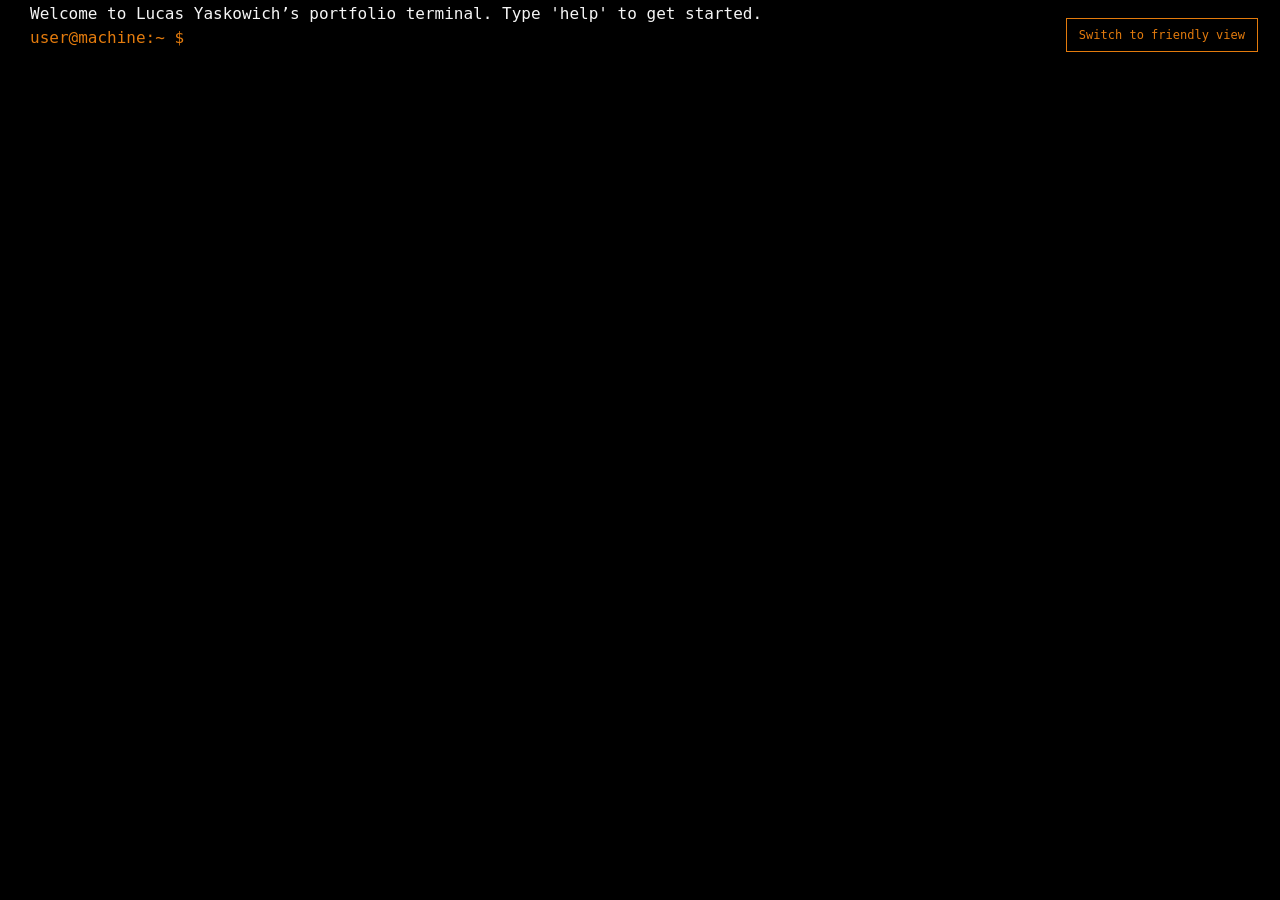
<file: index.html>
<!doctype html>
<html lang="en">
    <head>
        <meta charset="utf-8">
        <meta name="viewport" content="width=device-width, initial-scale=1">
        <title>Portfolio Terminal</title>
    <link href="styles.css" rel="stylesheet" />
    </head>
    <body>
        <a class="view-switch" href="portfolio.html">Switch to friendly view</a>
        <div class="terminal">
            <div class="output"></div>
            <div class="input">
                <label id ="promptLabel" for="prompt">user@machine:dir</label>
                <input type="text" autofocus>
            </div>
            <script src="script.js"></script>
        </div>    
    </body>
</html>
</file>
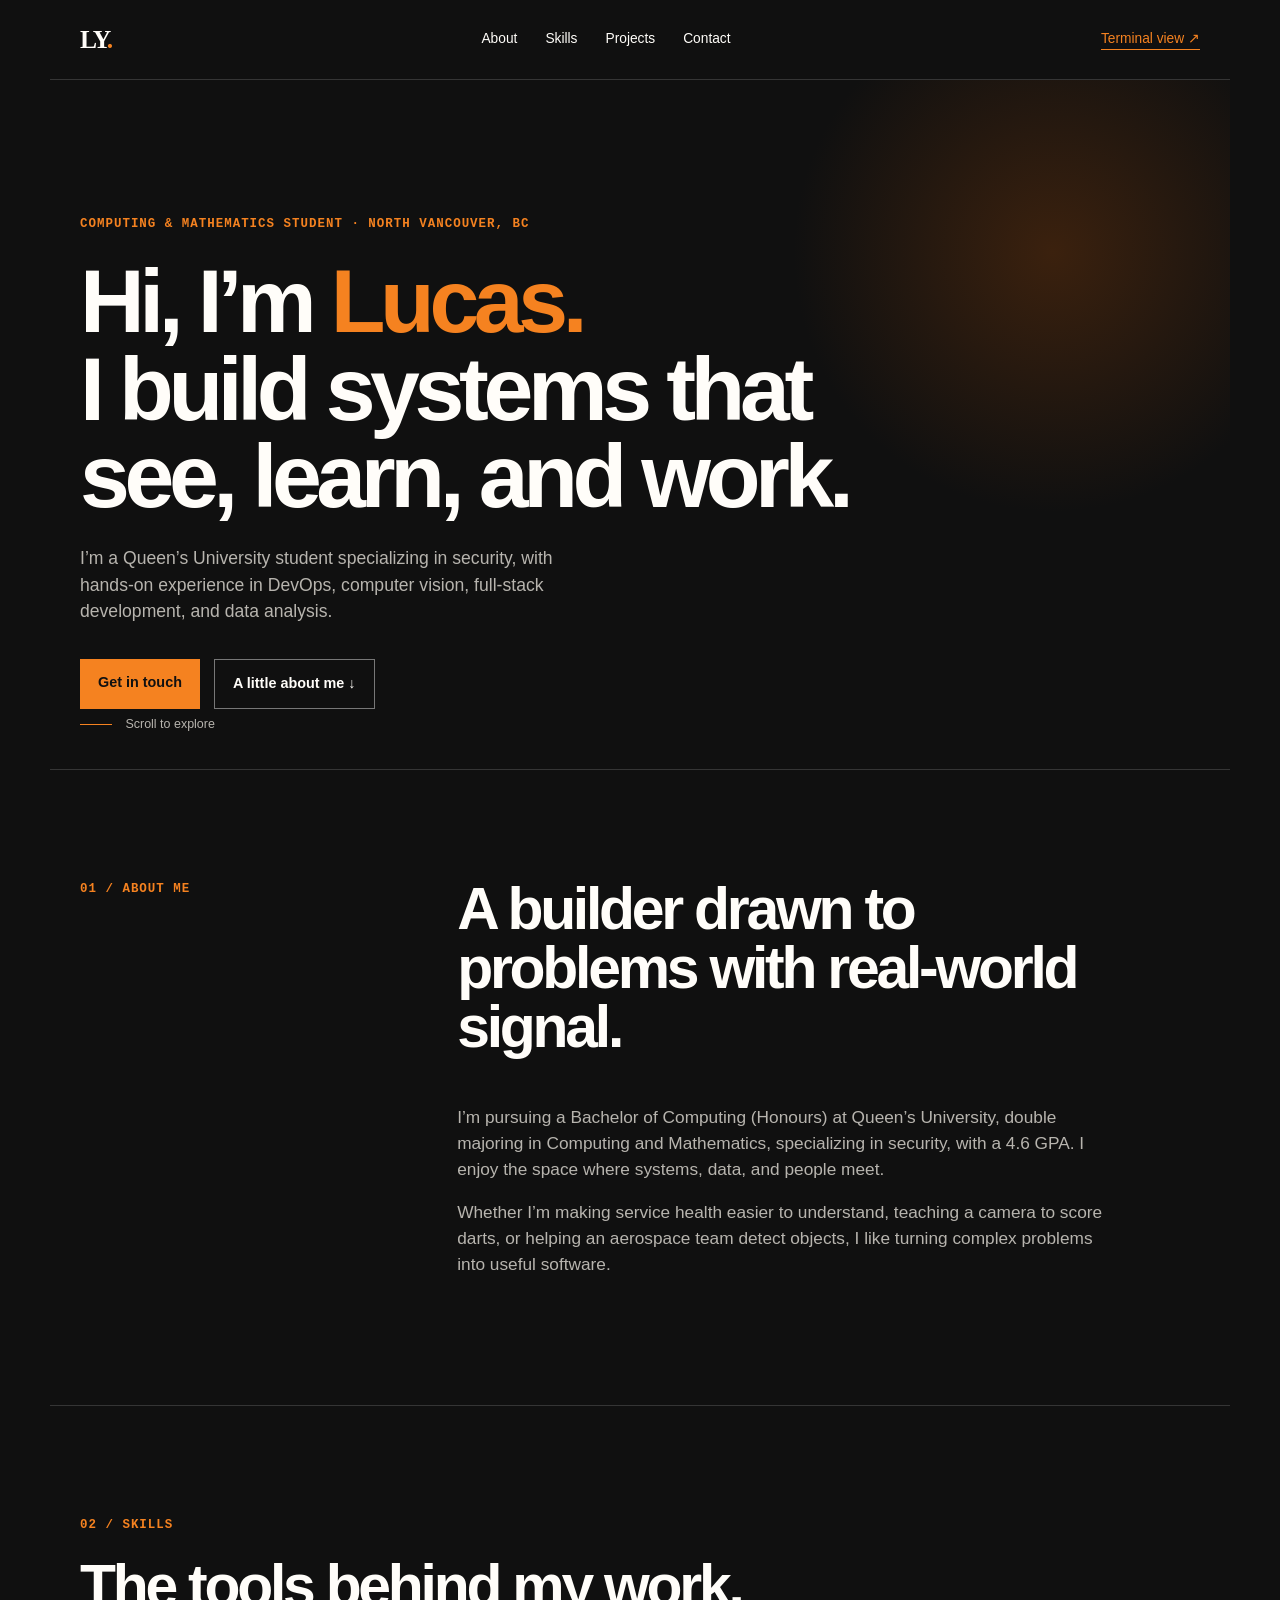
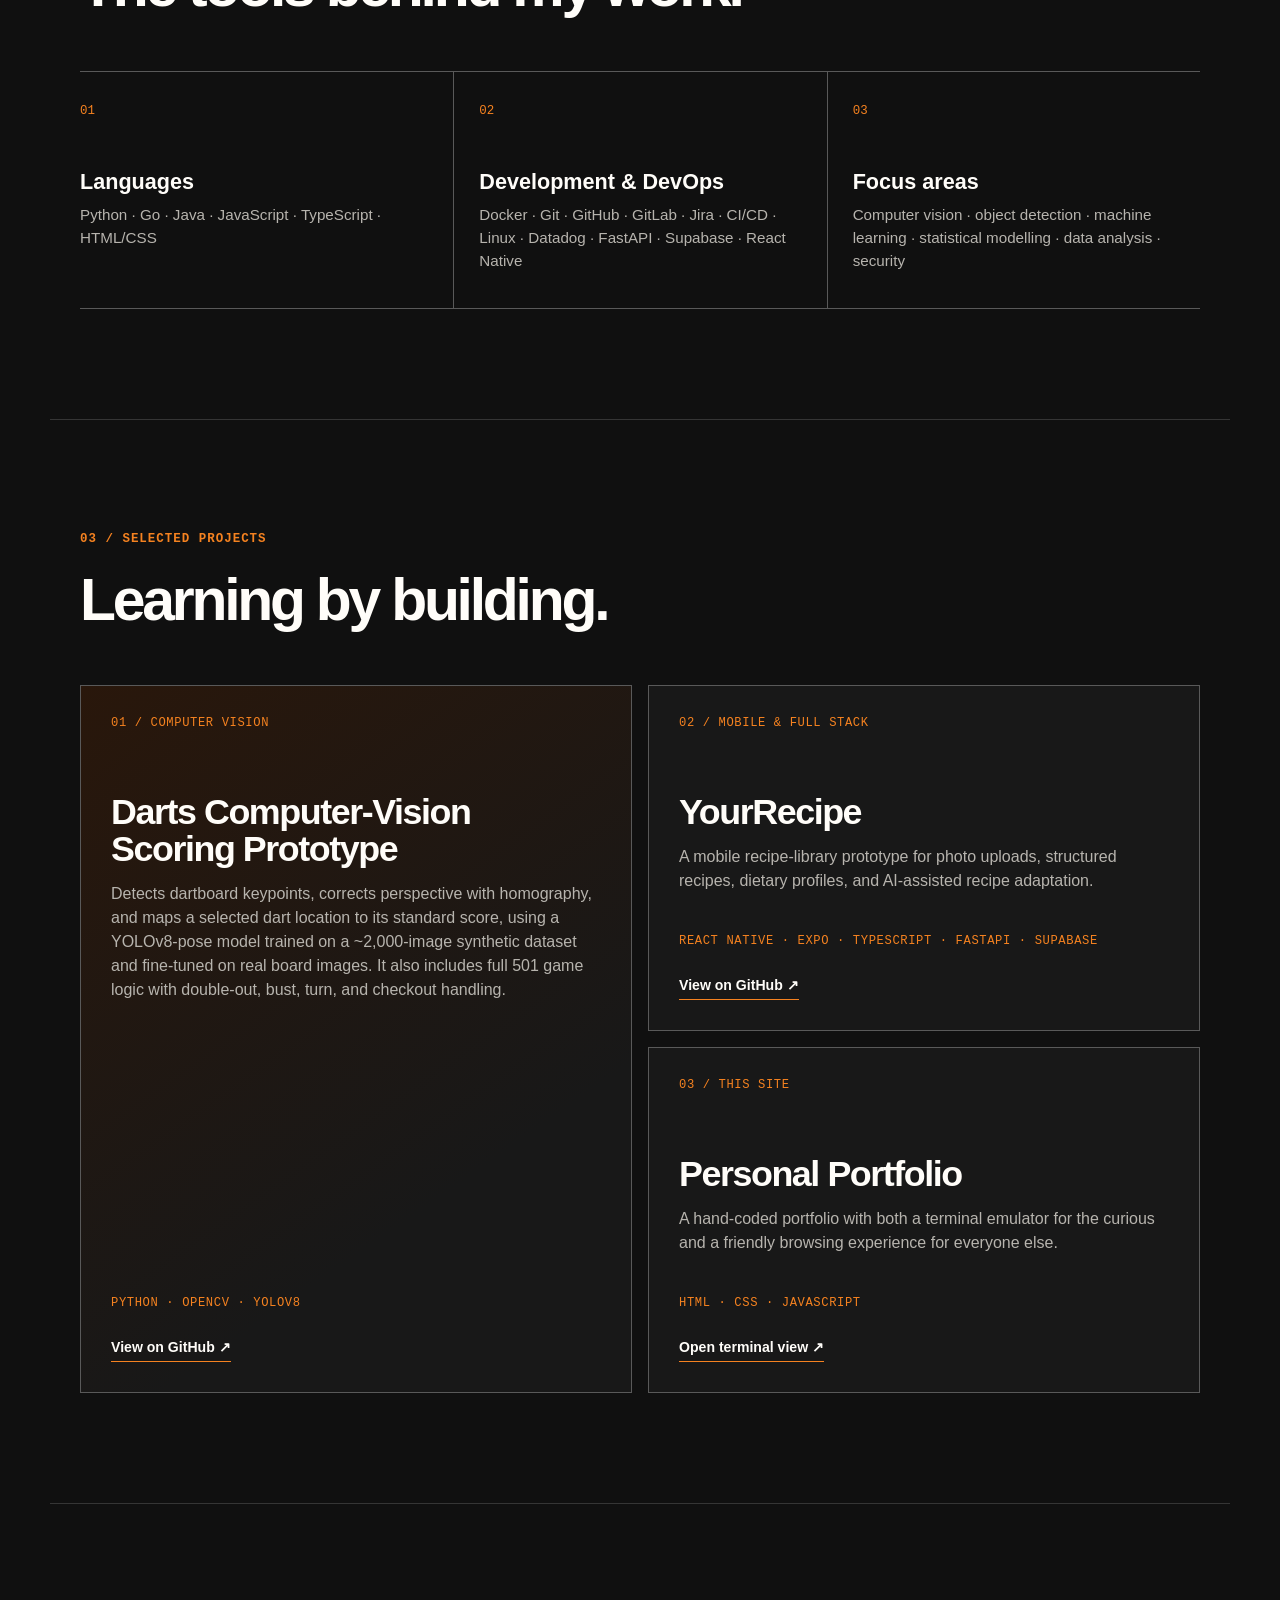
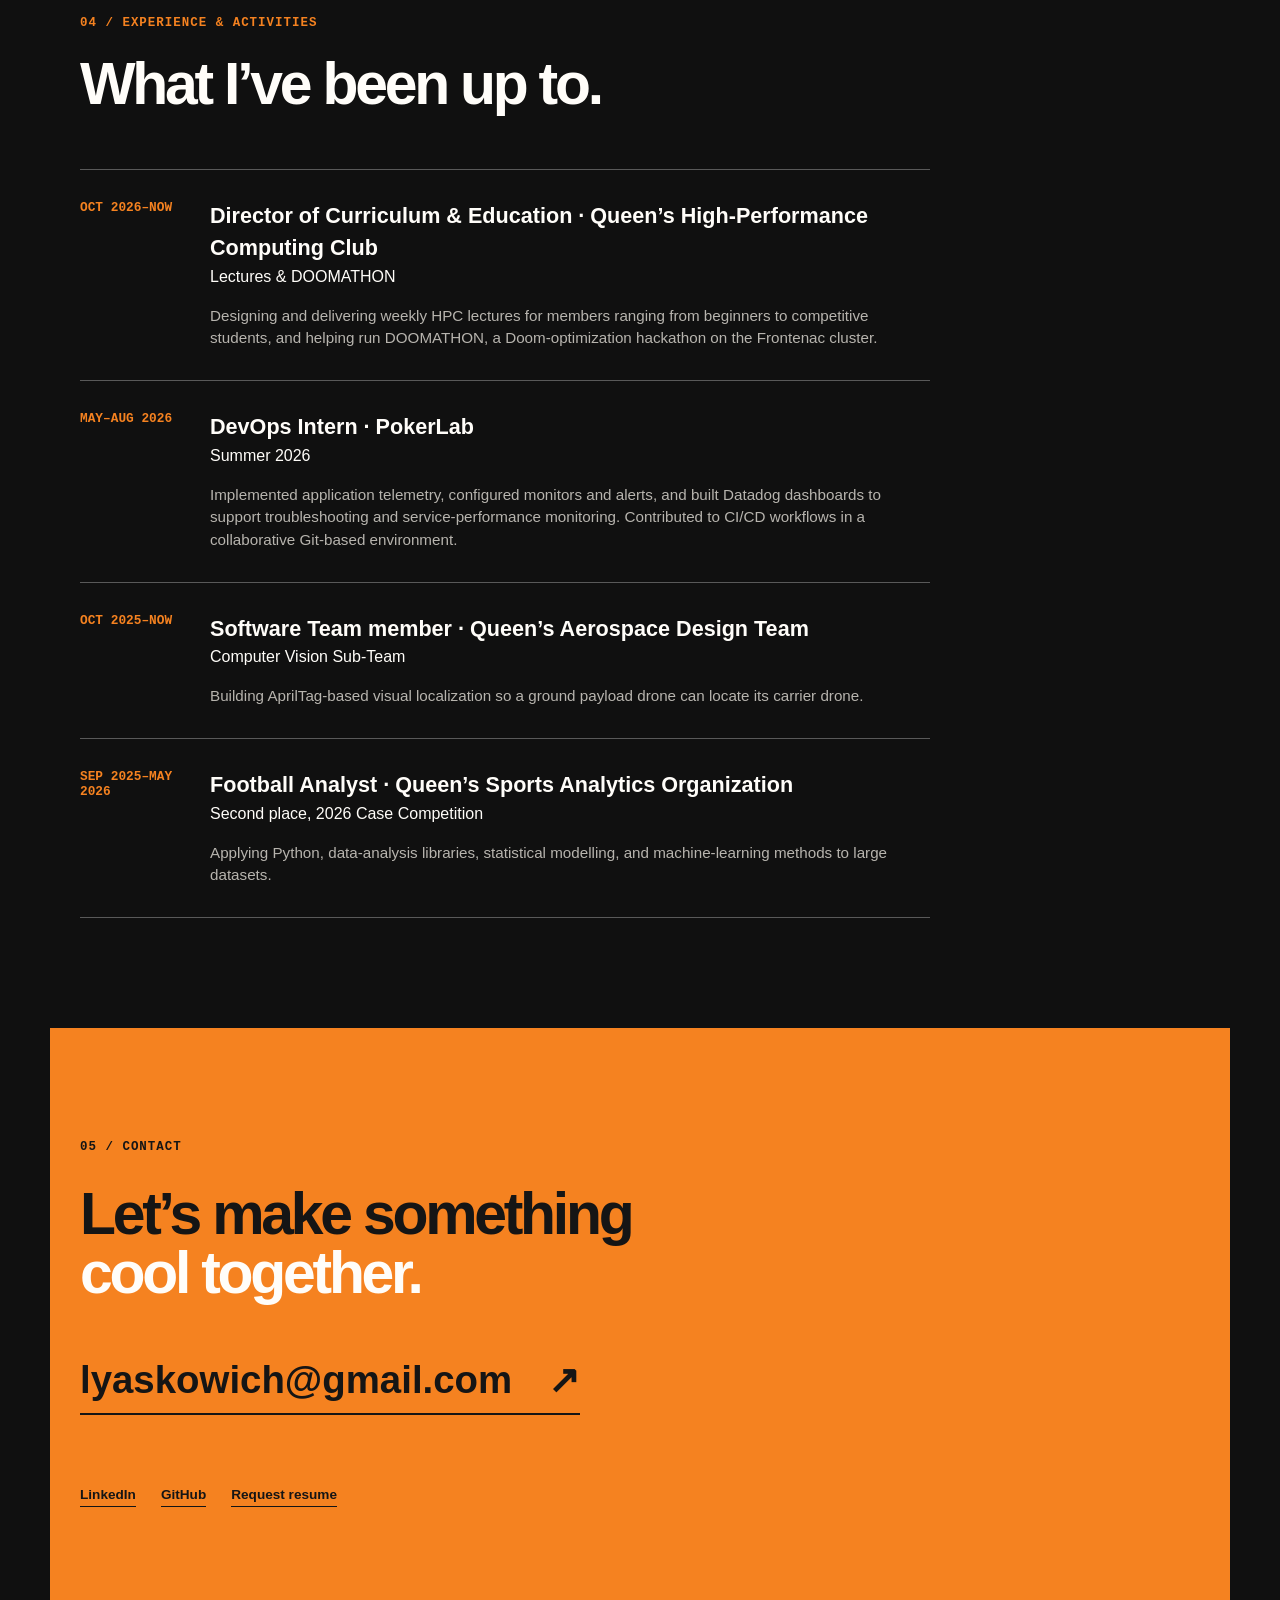
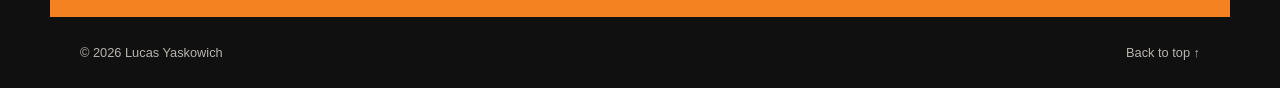
<file: portfolio.html>
<!doctype html>
<html lang="en">
<head>
  <meta charset="utf-8">
  <meta name="viewport" content="width=device-width, initial-scale=1">
  <meta name="description" content="Lucas Yaskowich — Computing and Mathematics student portfolio">
  <title>Lucas Yaskowich — Portfolio</title>
  <link rel="stylesheet" href="portfolio.css">
</head>
<body>
  <header class="site-header">
    <a class="wordmark" href="#top">LY<span>.</span></a>
    <nav aria-label="Main navigation">
      <a href="#about">About</a>
      <a href="#skills">Skills</a>
      <a href="#projects">Projects</a>
      <a href="#contact">Contact</a>
    </nav>
    <a class="terminal-link" href="index.html">Terminal view ↗</a>
  </header>

  <main id="top">
    <section class="hero" aria-labelledby="intro-title">
      <p class="eyebrow">Computing & mathematics student · North Vancouver, BC</p>
      <h1 id="intro-title">Hi, I’m <span>Lucas.</span><br>I build systems that see, learn, and work.</h1>
      <p class="hero-copy">I’m a Queen’s University student specializing in security, with hands-on experience in DevOps, computer vision, full-stack development, and data analysis.</p>
      <div class="hero-actions">
        <a class="button button-primary" href="#contact">Get in touch</a>
        <a class="button button-secondary" href="#about">A little about me ↓</a>
      </div>
      <div class="scroll-note" aria-hidden="true"><i></i> Scroll to explore</div>
    </section>

    <section class="section split-section" id="about">
      <p class="section-label">01 / About me</p>
      <div>
        <h2>A builder drawn to problems with real-world signal.</h2>
        <p>I’m pursuing a Bachelor of Computing (Honours) at Queen’s University, double majoring in Computing and Mathematics, specializing in security, with a 4.6 GPA. I enjoy the space where systems, data, and people meet.</p>
        <p>Whether I’m making service health easier to understand, teaching a camera to score darts, or helping an aerospace team detect objects, I like turning complex problems into useful software.</p>
      </div>
    </section>

    <section class="section" id="skills">
      <p class="section-label">02 / Skills</p>
      <h2>The tools behind my work.</h2>
      <div class="skill-grid">
        <article><span>01</span><h3>Languages</h3><p>Python · Go · Java · JavaScript · TypeScript · HTML/CSS</p></article>
        <article><span>02</span><h3>Development & DevOps</h3><p>Docker · Git · GitHub · GitLab · Jira · CI/CD · Linux · Datadog · FastAPI · Supabase · React Native</p></article>
        <article><span>03</span><h3>Focus areas</h3><p>Computer vision · object detection · machine learning · statistical modelling · data analysis · security</p></article>
      </div>
    </section>

    <section class="section" id="projects">
      <p class="section-label">03 / Selected projects</p>
      <h2>Learning by building.</h2>
      <div class="project-grid">
        <article class="project-card featured"><p class="project-number">01 / Computer vision</p><h3>Darts Computer-Vision Scoring Prototype</h3><p>Detects dartboard keypoints, corrects perspective with homography, and maps a selected dart location to its standard score, using a YOLOv8-pose model trained on a ~2,000-image synthetic dataset and fine-tuned on real board images. It also includes full 501 game logic with double-out, bust, turn, and checkout handling.</p><p class="tags">Python · OpenCV · YOLOv8</p><a href="https://github.com/LucasYaskowich/Darts" target="_blank" rel="noreferrer">View on GitHub ↗</a></article>
        <article class="project-card"><p class="project-number">02 / Mobile & full stack</p><h3>YourRecipe</h3><p>A mobile recipe-library prototype for photo uploads, structured recipes, dietary profiles, and AI-assisted recipe adaptation.</p><p class="tags">React Native · Expo · TypeScript · FastAPI · Supabase</p><a href="https://github.com/LucasYaskowich/YourRecipe" target="_blank" rel="noreferrer">View on GitHub ↗</a></article>
        <article class="project-card"><p class="project-number">03 / This site</p><h3>Personal Portfolio</h3><p>A hand-coded portfolio with both a terminal emulator for the curious and a friendly browsing experience for everyone else.</p><p class="tags">HTML · CSS · JavaScript</p><a href="index.html">Open terminal view ↗</a></article>
      </div>
    </section>

    <section class="section" id="experience">
      <p class="section-label">04 / Experience & activities</p>
      <h2>What I’ve been up to.</h2>
      <div class="timeline">
        <article><p class="timeline-date">OCT 2026–NOW</p><div><h3>Director of Curriculum & Education · Queen’s High-Performance Computing Club</h3><p>Lectures & DOOMATHON</p><p class="muted">Designing and delivering weekly HPC lectures for members ranging from beginners to competitive students, and helping run DOOMATHON, a Doom-optimization hackathon on the Frontenac cluster.</p></div></article>
        <article><p class="timeline-date">MAY–AUG 2026</p><div><h3>DevOps Intern · PokerLab</h3><p>Summer 2026</p><p class="muted">Implemented application telemetry, configured monitors and alerts, and built Datadog dashboards to support troubleshooting and service-performance monitoring. Contributed to CI/CD workflows in a collaborative Git-based environment.</p></div></article>
        <article><p class="timeline-date">OCT 2025–NOW</p><div><h3>Software Team member · Queen’s Aerospace Design Team</h3><p>Computer Vision Sub-Team</p><p class="muted">Building AprilTag-based visual localization so a ground payload drone can locate its carrier drone.</p></div></article>
        <article><p class="timeline-date">SEP 2025–MAY 2026</p><div><h3>Football Analyst · Queen’s Sports Analytics Organization</h3><p>Second place, 2026 Case Competition</p><p class="muted">Applying Python, data-analysis libraries, statistical modelling, and machine-learning methods to large datasets.</p></div></article>
      </div>
    </section>

    <section class="contact" id="contact">
      <p class="section-label">05 / Contact</p>
      <h2>Let’s make something<br><span>cool together.</span></h2>
      <a class="email-link" href="mailto:lyaskowich@gmail.com">lyaskowich@gmail.com <span>↗</span></a>
      <div class="social-links">
        <a href="https://www.linkedin.com/in/lucas-yaskowich" target="_blank" rel="noreferrer">LinkedIn</a>
        <a href="https://github.com/LucasYaskowich" target="_blank" rel="noreferrer">GitHub</a>
        <a href="mailto:lyaskowich@gmail.com?subject=Resume%20request">Request resume</a>
      </div>
    </section>
  </main>

  <footer><p>© 2026 Lucas Yaskowich</p><a href="#top">Back to top ↑</a></footer>
</body>
</html>
</file>
<file: styles.css>
html {
    background-color: rgb(0, 0, 0);
    margin: 0;
    padding: 0px;
}

body {
    margin: 0;
}

.view-switch {
    position: fixed;
    top: 18px;
    right: 22px;
    z-index: 1;
    padding: 9px 12px;
    color: rgb(227, 123, 13);
    border: 1px solid rgb(227, 123, 13);
    background: black;
    font: 12px "JetBrains Mono", monospace;
    text-decoration: none;
}

.view-switch:hover {
    color: black;
    background: rgb(227, 123, 13);
}

p {
    color: whitesmoke;
    font-family: "JetBrains Mono", monospace;
    margin: 4px 0;
}

.terminal {
    background-color: black;
    padding: 0px 30px 20px;
    border: 0px solid black;
    margin: 0 auto;
}

.output {
    color: aliceblue;
    font-family: "JetBrains Mono", monospace;
    white-space: pre-wrap;
    font-size: medium;
}

.input {
    color: rgb(227, 123, 13);
    font-family: "JetBrains Mono", monospace;
    font-size: medium;
}

input {
    background-color: rgb(0, 0, 0);
    border: 0px solid black;
    color: white;
    caret-color: rgb(227, 123, 13);
    caret-shape: block;
    font-family: "JetBrains Mono", monospace;
    font-size: medium;
}

input[type="text"]:focus {
  border-color: black;
  outline: none;
}

.prompt {
    color: rgb(227, 123, 13);
}
</file>
<file: portfolio.css>
:root { --orange: #f58220; --black: #101010; --white: #fffdf9; --muted: #b7b4ae; }
* { box-sizing: border-box; }
html { scroll-behavior: smooth; }
body { margin: 0; color: var(--white); background: var(--black); font-family: Arial, Helvetica, sans-serif; line-height: 1.5; }
a { color: inherit; text-decoration: none; }
.site-header { height: 80px; max-width: 1180px; margin: auto; padding: 0 30px; display: flex; align-items: center; justify-content: space-between; border-bottom: 1px solid #353535; }
.wordmark { font: 800 1.6rem/1 Georgia, serif; letter-spacing: -.08em; }.wordmark span, h1 span, .contact h2 span { color: var(--orange); }
nav { display: flex; gap: 28px; font-size: .86rem; } nav a:hover, .social-links a:hover { color: var(--orange); }
.terminal-link { color: var(--orange); border-bottom: 1px solid var(--orange); font-size: .86rem; }
main { max-width: 1180px; margin: auto; }.hero { min-height: 630px; padding: 135px 30px 60px; position: relative; background: radial-gradient(circle at 85% 25%, #3b210e 0, transparent 23%); }
.eyebrow, .section-label { color: var(--orange); font-family: "Courier New", monospace; font-size: .78rem; font-weight: bold; letter-spacing: .08em; text-transform: uppercase; }
h1, h2, h3, p { margin-top: 0; } h1 { max-width: 850px; margin: 24px 0; font-size: clamp(3rem, 7vw, 6.25rem); line-height: .98; letter-spacing: -.06em; } h2 { font-size: clamp(2.1rem, 4.6vw, 4.4rem); letter-spacing: -.055em; line-height: 1; }
.hero-copy { max-width: 530px; color: var(--muted); font-size: 1.1rem; }.hero-actions { display: flex; gap: 14px; margin-top: 35px; }.button { padding: 13px 18px; font-weight: bold; font-size: .9rem; }.button-primary { color: #111; background: var(--orange); }.button-secondary { border: 1px solid #777; }.button:hover { transform: translateY(-2px); }.scroll-note { position: absolute; bottom: 35px; color: var(--muted); font-size: .78rem; }.scroll-note i { display: inline-block; width: 32px; margin-right: 10px; border-top: 1px solid var(--orange); vertical-align: middle; }
.section { padding: 110px 30px; border-top: 1px solid #353535; }.split-section { display: grid; grid-template-columns: 31% 1fr; gap: 30px; }.split-section div { max-width: 650px; }.split-section p:not(.section-label) { color: var(--muted); font-size: 1.08rem; }.section > h2 { margin: 22px 0 55px; }
.skill-grid { display: grid; grid-template-columns: repeat(3, 1fr); border-top: 1px solid #595959; }.skill-grid article { min-height: 220px; padding: 25px 25px 20px 0; border-bottom: 1px solid #595959; }.skill-grid article + article { padding-left: 25px; border-left: 1px solid #595959; }.skill-grid span { color: var(--orange); font: .78rem "Courier New", monospace; }.skill-grid h3, .timeline h3 { margin: 45px 0 6px; font-size: 1.35rem; }.skill-grid p, .muted { color: var(--muted); font-size: .95rem; }
.project-grid { display: grid; grid-template-columns: repeat(2, 1fr); gap: 16px; }.project-card { min-height: 320px; padding: 30px; display: flex; flex-direction: column; border: 1px solid #595959; background: #181818; }.project-card.featured { grid-row: span 2; min-height: 656px; background: linear-gradient(145deg, #29170b, #181818 70%); }.project-number, .tags { color: var(--orange); font: .76rem "Courier New", monospace; text-transform: uppercase; letter-spacing: .05em; }.project-card h3 { margin: 52px 0 14px; font-size: clamp(1.55rem, 2.8vw, 2.5rem); line-height: 1.03; letter-spacing: -.04em; }.project-card > p:not(.project-number):not(.tags) { color: var(--muted); }.project-card .tags { margin-top: auto; padding-top: 25px; }.project-card a { align-self: flex-start; margin-top: 15px; padding-bottom: 3px; border-bottom: 1px solid var(--orange); color: var(--white); font-size: .88rem; font-weight: bold; }.project-card a:hover { color: var(--orange); }
.timeline { max-width: 850px; }.timeline article { display: grid; grid-template-columns: 130px 1fr; padding: 30px 0; border-top: 1px solid #595959; }.timeline article:last-child { border-bottom: 1px solid #595959; }.timeline-date { color: var(--orange); font: bold .8rem "Courier New", monospace; }.timeline h3 { margin: 0; }.timeline div > p:not(.muted) { margin-bottom: 16px; }.muted { margin-bottom: 0; }
.contact { margin: 0; padding: 110px 30px; background: var(--orange); color: #151515; }.contact .section-label { color: #151515; }.contact h2 { margin: 28px 0 48px; }.contact h2 span { color: var(--white); }.email-link { display: inline-block; border-bottom: 2px solid #151515; padding-bottom: 5px; font-size: clamp(1.3rem, 3vw, 2.6rem); font-weight: bold; }.email-link span { margin-left: 25px; }.social-links { display: flex; gap: 25px; margin-top: 70px; font-weight: bold; font-size: .85rem; }.social-links a { border-bottom: 1px solid #151515; }.contact .social-links a:hover { color: var(--white); border-color: var(--white); }
footer { max-width: 1180px; margin: auto; padding: 26px 30px; display: flex; justify-content: space-between; color: var(--muted); font-size: .8rem; } footer p { margin: 0; } footer a:hover { color: var(--orange); }
@media (max-width: 680px) { .site-header { padding: 0 20px; } nav { display: none; }.hero, .section, .contact { padding-left: 20px; padding-right: 20px; }.hero { min-height: 570px; padding-top: 105px; }.split-section { grid-template-columns: 1fr; gap: 20px; }.skill-grid, .project-grid { grid-template-columns: 1fr; }.skill-grid article, .skill-grid article + article { min-height: auto; padding: 25px 0; border-left: 0; }.skill-grid h3 { margin-top: 25px; }.project-card, .project-card.featured { min-height: 0; }.project-card h3 { margin-top: 35px; }.timeline article { grid-template-columns: 1fr; gap: 18px; }.social-links { margin-top: 45px; } footer { padding-left: 20px; padding-right: 20px; } }
</file>
